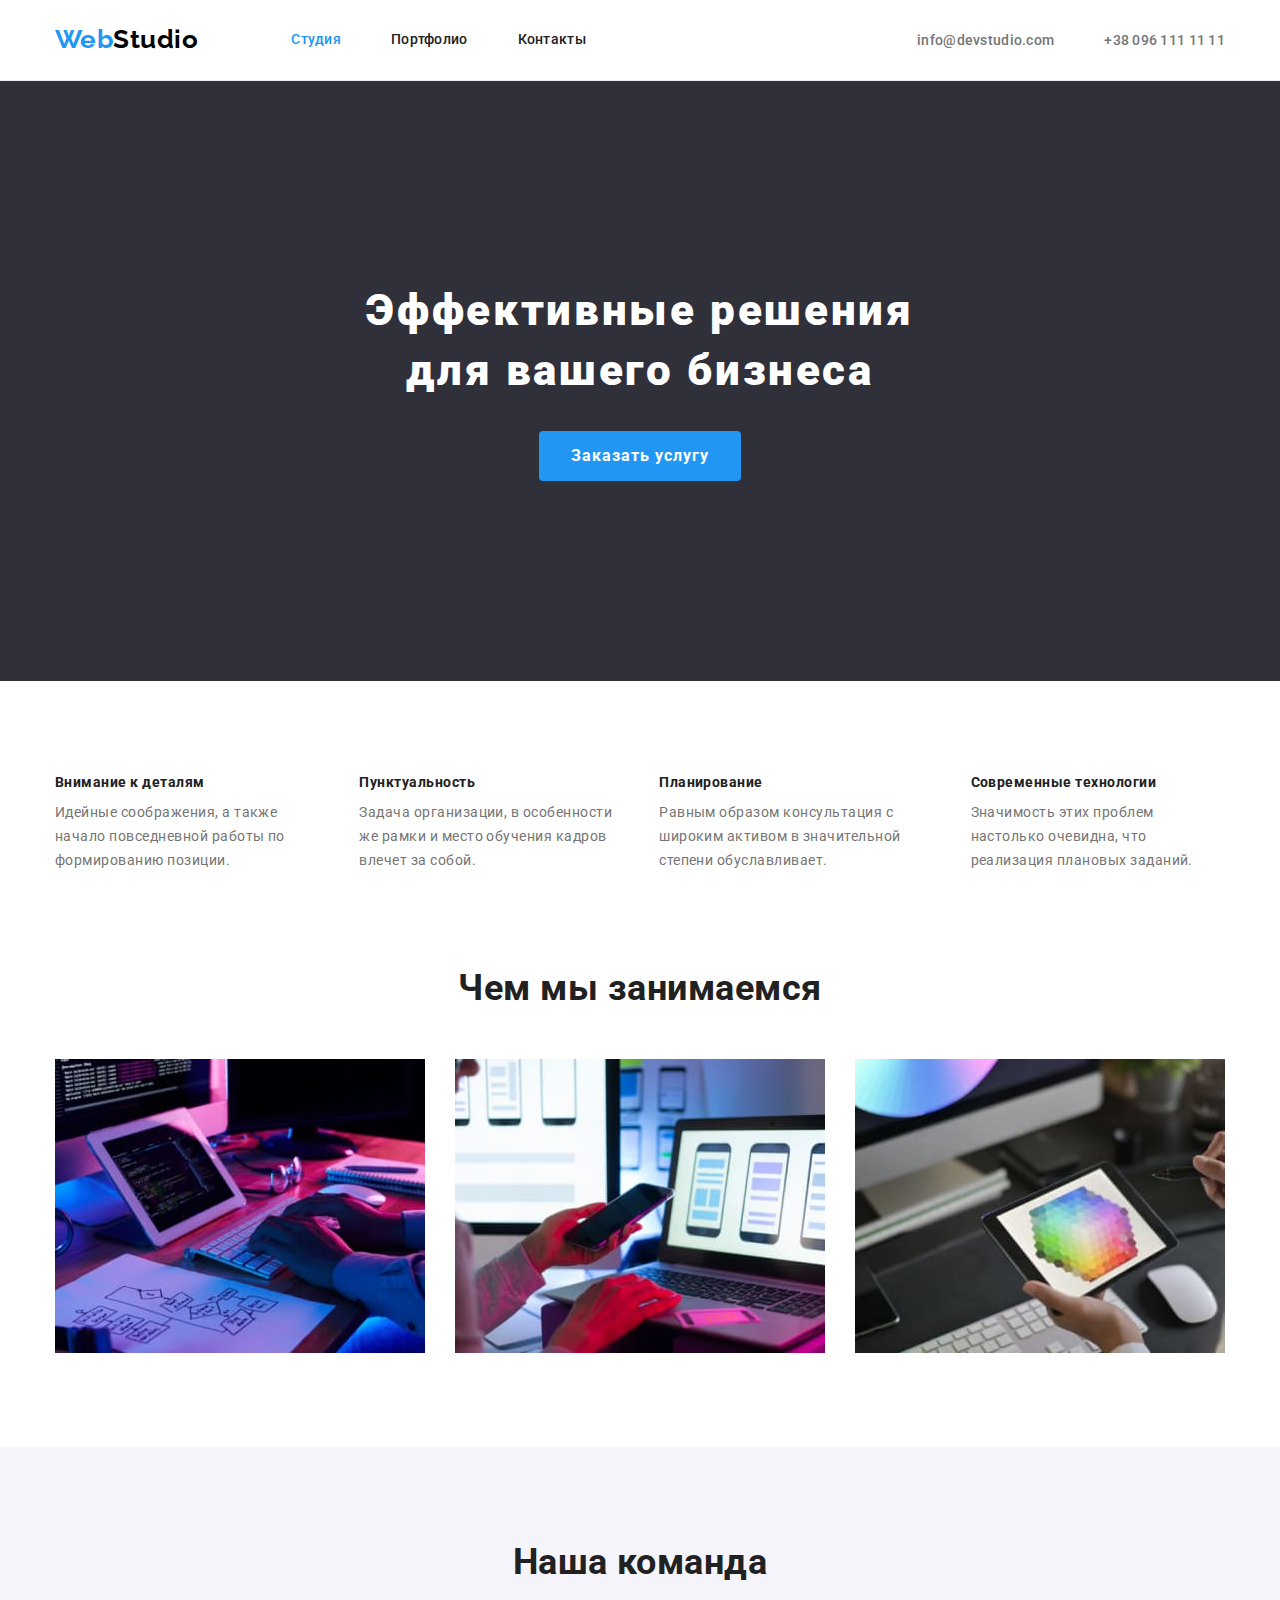
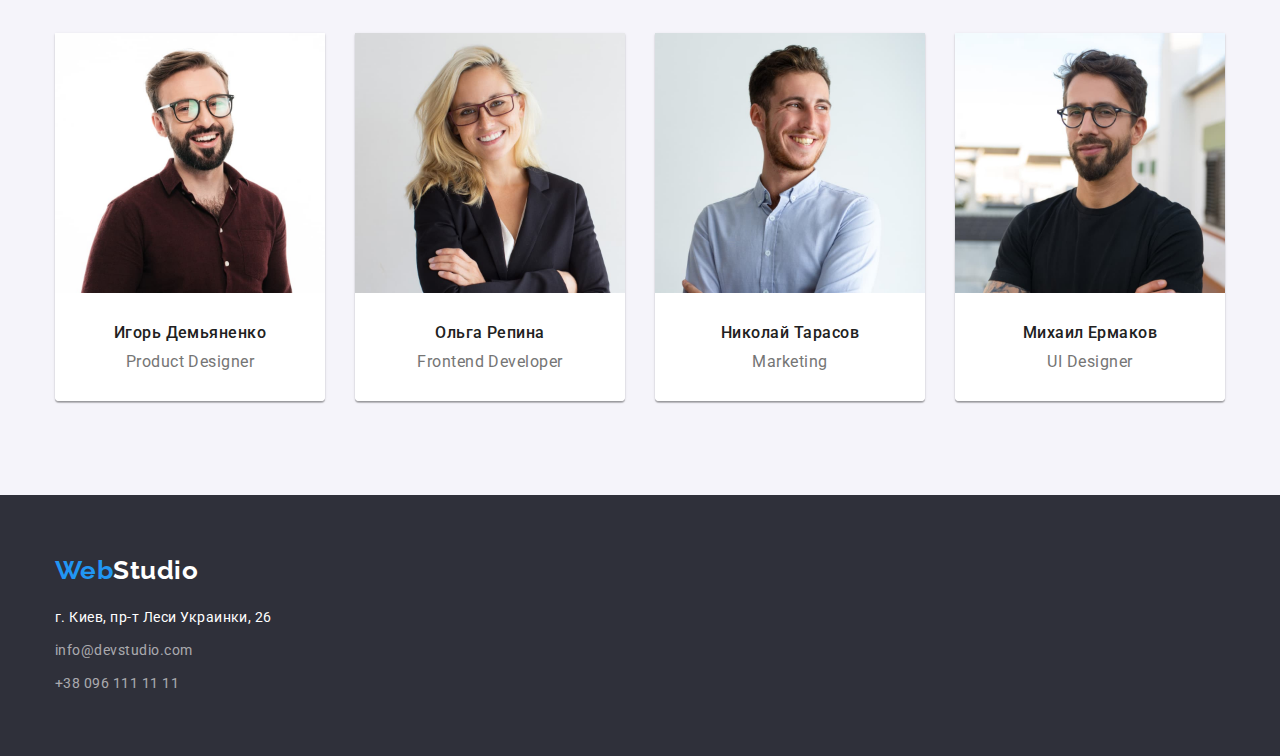
<file: index.html>
<!DOCTYPE html>
<html lang="ru">
<head>
  <meta charset="UTF-8">
  <meta http-equiv="X-UA-Compatible" content="IE=edge">
  <meta name="viewport" content="width=device-width, initial-scale=1.0">
  <link rel="preconnect" href="https://fonts.googleapis.com">
  <link rel="preconnect" href="https://fonts.gstatic.com" crossorigin>
  
  <title>WebStudio</title>
  <link rel="stylesheet" href="https://cdnjs.cloudflare.com/ajax/libs/modern-normalize/1.1.0/modern-normalize.min.css">
  <link href="https://fonts.googleapis.com/css2?family=Raleway:wght@700&family=Roboto:wght@400;500;700;900&display=swap"
    rel="stylesheet">
  <link rel="stylesheet" href="./css/style.css">
</head>

<body>
  <header class="header-nav">
    <div class="container-header container">
      <nav class="nav-header">
        <a href="./index.html" class="logo"><span class="first-part-logo">Web</span>Studio</a>
        <ul class="site-nav">
          <li class="site-nav-item"><a href="./index.html" class="site-nav-link active-page">Студия</a></li>
          <li class="site-nav-item"><a href="./portfolio.html" class="site-nav-link">Портфолио</a></li>
          <li class="site-nav-item"><a href="" class="site-nav-link">Контакты</a></li>
        </ul>
      </nav>
      <ul class="contacts">
        <li class="contacts-item"><a href="mailto:info@devstudio.com" class="contacts-link">info@devstudio.com</a></li>
        <li class="contacts-item"><a href="tel:+380961111111" class="contacts-link">+38 096 111 11 11</a></li>
      </ul>
    </div>
  </header>

  <main>
    <section class="hero">
      <div class="container">
          <h1 class="hero-title">Эффективные решения <br>для вашего бизнеса</h1>
          <button type="button" class="hero-button">Заказать услугу</button>
      </div>
    </section>

    <section class="section">
      <div class="container">
        <h2 class="quality hide">Наши качества</h2>
        <ul class="quality-list">
          <li class="quality-item">
            <h3 class="quality-title">Внимание к деталям</h3>
            <p class="quality-description">Идейные соображения, а также начало повседневной работы по формированию позиции.</p>
          </li>
          <li class="quality-item">
            <h3 class="quality-title">Пунктуальность</h3>
            <p class="quality-description">Задача организации, в особенности же рамки и место обучения кадров влечет за собой.</p>
          </li>
          <li class="quality-item">
            <h3 class="quality-title">Планирование</h3>
            <p class="quality-description">Равным образом консультация с широким активом в значительной степени обуславливает.</p>
          </li>
          <li class="quality-item">
            <h3 class="quality-title">Современные технологии</h3>
            <p class="quality-description">Значимость этих проблем настолько очевидна, что реализация плановых заданий.</p>
          </li>
        </ul>
      </div>
    </section>

    <section class="section work">
      <div class="container">
        <h2 class="work-title">Чем мы занимаемся</h2>
        <ul class="work-list">
          <li class="work-item"><img src="./images/box1.jpg" width="370" alt="программирование"></li>
          <li class="work-item"><img src="./images/box2.jpg" width="370" alt="разроботка мобильного приложения"></li>
          <li class="work-item"><img src="./images/box3.jpg" width="370" alt="дизайн"></li>
        </ul>
      </div>
    </section>

    <section class="team section">
      <div class="container">
        <h2 class="team-title">Наша команда</h2>
        <ul class="team-list-conteiner">
          <li class="team-list">
              <img src="./images/img1.jpg" width="270" alt="Игорь Демьяненко">
              <div class="team-card-member">
                <h3 class="team-member">Игорь Демьяненко</h3>
                <p lang="en" class="member-major">Product Designer</p>
              </div>
          </li>
          <li class="team-list">
              <img src="./images/img2.jpg" width="270" alt="Ольга Репина">
              <div class="team-card-member">
                <h3 class="team-member">Ольга Репина</h3>
                <p lang="en" class="member-major">Frontend Developer</p>
              </div>
          </li>
          <li class="team-list">
              <img src="./images/img3.jpg" width="270" alt="Николай Тарасов">
              <div class="team-card-member">
                <h3 class="team-member">Николай Тарасов</h3>
                <p lang="en" class="member-major">Marketing</p>
              </div>
          </li>
          <li class="team-list">
              <img src="./images/img4.jpg" width="270" alt="Михаил Ермаков">
              <div class="team-card-member">
                <h3 class="team-member">Михаил Ермаков</h3>
                <p lang="en" class="member-major">UI Designer</p>
              </div>
          </li>
        </ul>
      </div>
    </section>
  </main>

  <footer class="footer">
    <div class="container">
      <a href="" class="footer-logo"><span class="first-part-logo">Web</span>Studio</a>
      <address class="footer-address-contacts">
        <ul>
          <li class="footer-contacts-item"><a href="" class="footer-address">г. Киев, пр-т Леси Украинки, 26</a></li>
          <li class="footer-contacts-item"><a href="mailto:info@devstudio.com" class="footer-contact">info@devstudio.com</a></li>
          <li class="footer-contacts-item"><a href="tel:+380961111111" class="footer-contact">+38 096 111 11 11</a></li>
        </ul>
      </address>
    </div>
  </footer>
</body>
</html>
</file>
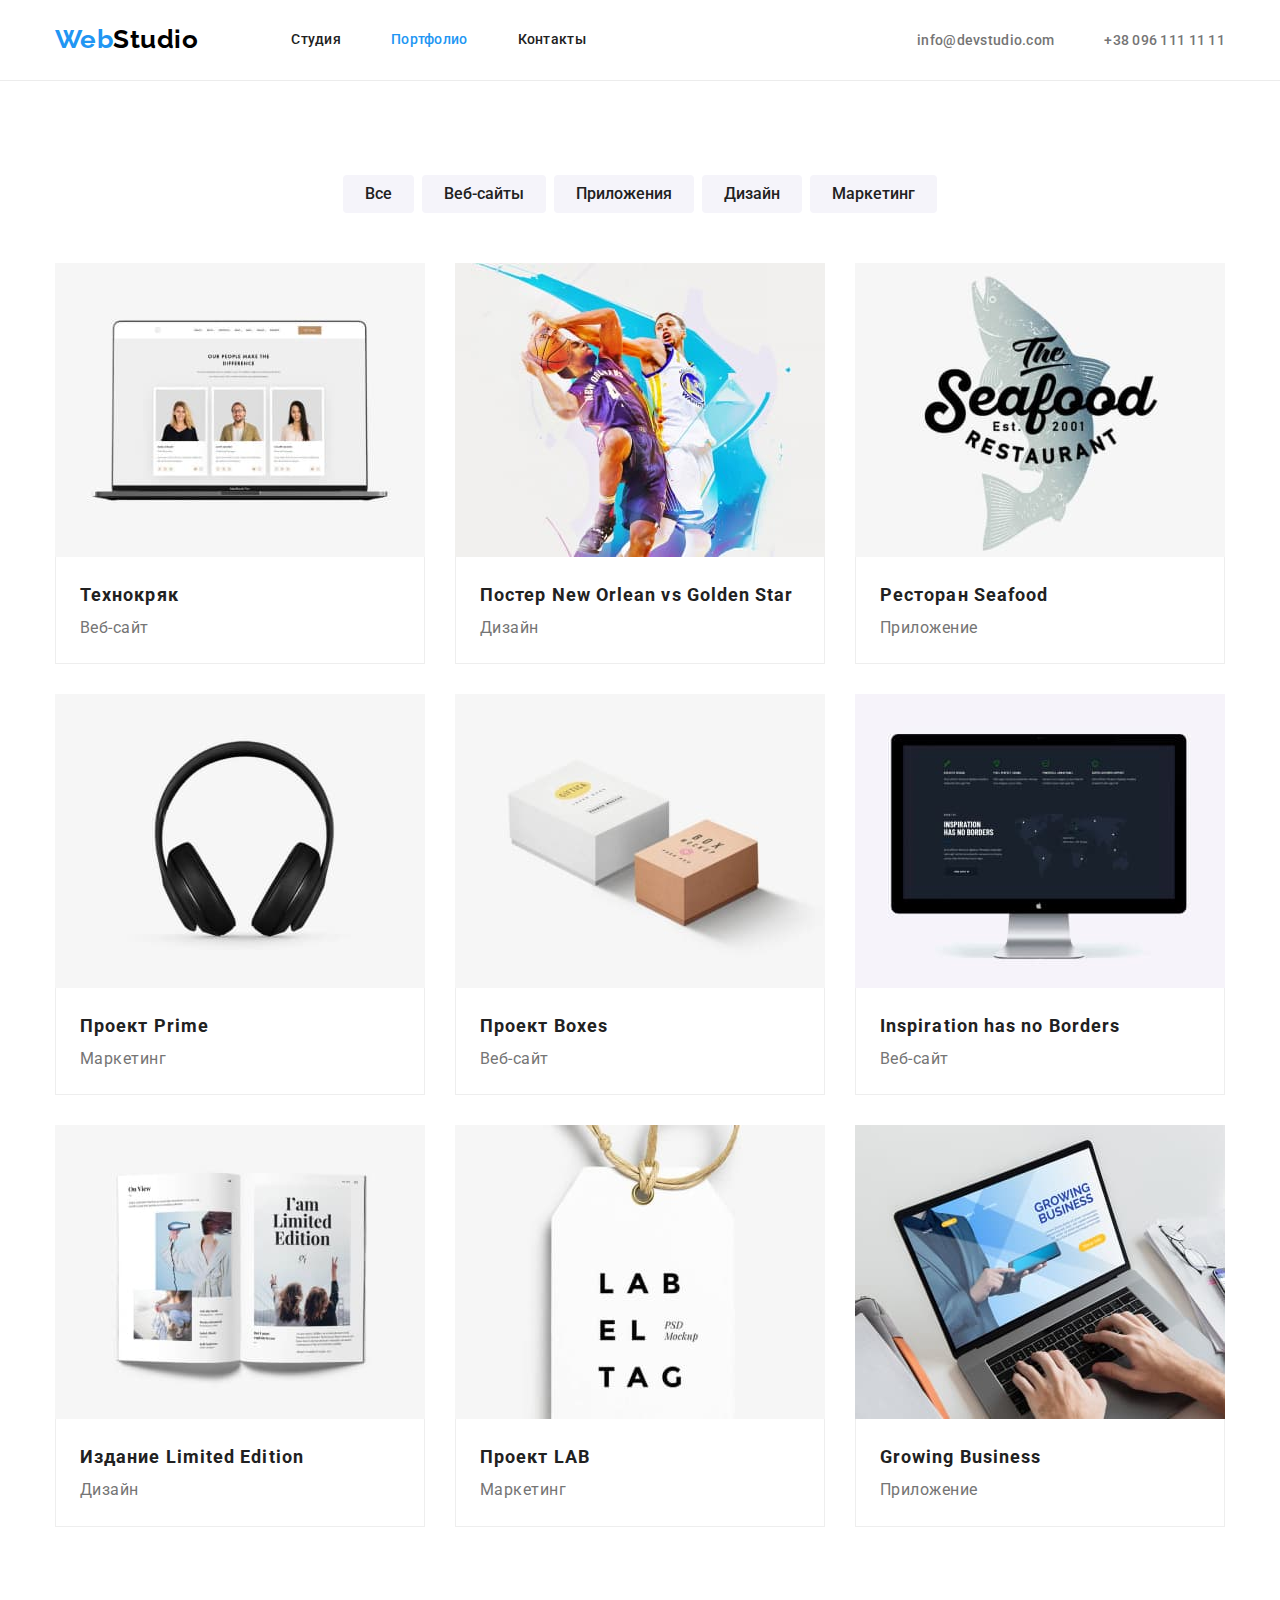
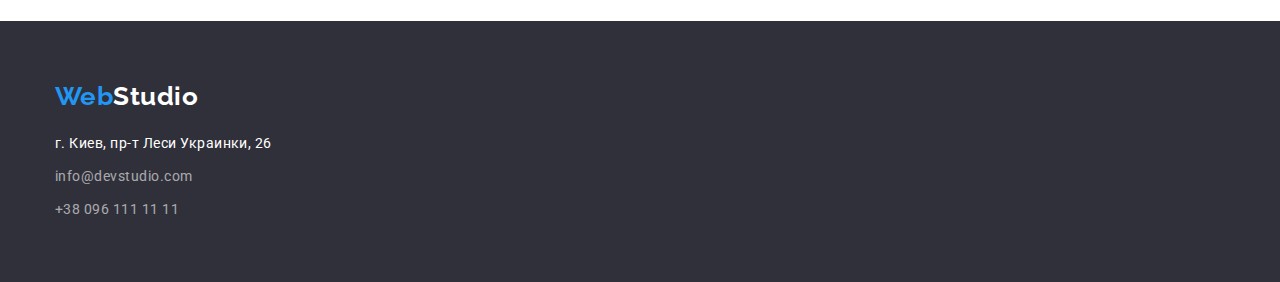
<file: portfolio.html>
<!DOCTYPE html>
<html lang="ru">

  <head>
    <meta charset="UTF-8">
    <meta http-equiv="X-UA-Compatible" content="IE=edge">
    <meta name="viewport" content="width=device-width, initial-scale=1.0">
    <link rel="preconnect" href="https://fonts.googleapis.com">
    <link rel="preconnect" href="https://fonts.gstatic.com" crossorigin>

    <title>WebStudio</title>
    <link rel="stylesheet" href="https://cdnjs.cloudflare.com/ajax/libs/modern-normalize/1.1.0/modern-normalize.min.css">
    <link href="https://fonts.googleapis.com/css2?family=Raleway:wght@700&family=Roboto:wght@400;500;700;900&display=swap"
      rel="stylesheet">
    <link rel="stylesheet" href="./css/style.css">
  </head>

  <body>
    <header class="header-nav">
      <div class="container-header container">
        <nav class="nav-header">
          <a href="./index.html" class="logo"><span class="first-part-logo">Web</span>Studio</a>
          <ul class="site-nav">
            <li class="site-nav-item"><a href="./index.html" class="site-nav-link">Студия</a></li>
            <li class="site-nav-item"><a href="./portfolio.html" class="site-nav-link active-page">Портфолио</a></li>
            <li class="site-nav-item"><a href="" class="site-nav-link">Контакты</a></li>
          </ul>
        </nav>
        <ul class="contacts">
          <li class="contacts-item"><a href="mailto:info@devstudio.com" class="contacts-link">info@devstudio.com</a></li>
          <li class="contacts-item"><a href="tel:+380961111111" class="contacts-link">+38 096 111 11 11</a></li>
        </ul>
      </div>
    </header>

    <main>
      <section class="section">
        <div class="container">
          <h1 class="hide">Портфолио</h1>
          <ul class="portfolio-list-nav">
            <li class="portfolio-item"><button type="button" class="portfolio-button">Все</button></li>
            <li class="portfolio-item"><button type="button" class="portfolio-button">Веб-сайты</button></li>
            <li class="portfolio-item"><button type="button" class="portfolio-button">Приложения</button></li>
            <li class="portfolio-item"><button type="button" class="portfolio-button">Дизайн</button></li>
            <li class="portfolio-item"><button type="button" class="portfolio-button">Маркетинг</button></li>
          </ul>
          <ul class="portfolio-list">
            <li class="portfolio-item-list">
              <a class="portfolio-link" href="">
                <img class="portfolio-img" src="./images/portfolio1.jpg" width="370" alt="Технокряк">
                <div class="portfolio-type">
                  <h2 class="portfolio-project">Технокряк</h2>
                  <p class="portfolio-project-kind">Веб-сайт</p>
                </div>
              </a>
            </li>
            <li class="portfolio-item-list">
              <a class="portfolio-link" href="">
                <img class="portfolio-img" src="./images/portfolio2.jpg" width="370" alt="Постер New Orlean vs Golden Star">
                <div class="portfolio-type">
                  <h2 class="portfolio-project">Постер New Orlean vs Golden Star</h2>
                  <p class="portfolio-project-kind">Дизайн</p>
                </div>
              </a>
            </li>
            <li class="portfolio-item-list">
              <a class="portfolio-link" href="">
                <img class="portfolio-img" src="./images/portfolio3.jpg" width="370" alt="Ресторан Seafood">
                <div class="portfolio-type">
                  <h2 class="portfolio-project">Ресторан Seafood</h2>
                  <p class="portfolio-project-kind">Приложение</p>
                </div>
              </a>
            </li>
            <li class="portfolio-item-list">
              <a class="portfolio-link" href="">
                <img class="portfolio-img" src="./images/portfolio4.jpg" width="370" alt="Проект Prime">
                <div class="portfolio-type">
                  <h2 class="portfolio-project">Проект Prime</h2>
                  <p class="portfolio-project-kind">Маркетинг</p>
                </div>
              </a>
            </li>
            <li class="portfolio-item-list">
              <a class="portfolio-link" href="">
                <img class="portfolio-img" src="./images/portfolio5.jpg" width="370" alt="Проект Boxes">
                <div class="portfolio-type">
                  <h2 class="portfolio-project">Проект Boxes</h2>
                  <p class="portfolio-project-kind">Веб-сайт</p>
                </div>
              </a>
            </li>
            <li class="portfolio-item-list">
              <a class="portfolio-link" href="">
                <img class="portfolio-img" src="./images/portfolio6.jpg" width="370" alt="Inspiration has no Borders">
                <div class="portfolio-type">
                  <h2 class="portfolio-project">Inspiration has no Borders</h2>
                  <p class="portfolio-project-kind">Веб-сайт</p>
                </div>
              </a>
            </li>
            <li class="portfolio-item-list">
              <a class="portfolio-link" href="">
                <img class="portfolio-img" src="./images/portfolio7.jpg" width="370" alt="Издание Limited Edition">
                <div class="portfolio-type">
                  <h2 class="portfolio-project">Издание Limited Edition</h2>
                  <p class="portfolio-project-kind">Дизайн</p>
                </div>
              </a>
            </li>
            <li class="portfolio-item-list">
              <a class="portfolio-link" href="">
                <img class="portfolio-img" src="./images/portfolio8.jpg" width="370" alt="Проект LAB">
                <div class="portfolio-type">
                  <h2 class="portfolio-project">Проект LAB</h2>
                  <p class="portfolio-project-kind">Маркетинг</p>
                </div>
              </a>
            </li>
            <li class="portfolio-item-list">
              <a class="portfolio-link" href="">
                <img class="portfolio-img" src="./images/portfolio9.jpg" width="370" alt="Growing Business">
                <div class="portfolio-type">
                  <h2 class="portfolio-project">Growing Business</h2>
                  <p class="portfolio-project-kind">Приложение</p>
                </div>
              </a>
            </li>
          </ul>
        </div>
      </section>
    </main>

    <footer class="footer">
      <div class="container">
        <a href="" class="footer-logo"><span class="first-part-logo">Web</span>Studio</a>
        <address class="footer-address-contacts">
          <ul>
            <li class="footer-contacts-item"><a href="" class="footer-address">г. Киев, пр-т Леси Украинки, 26</a></li>
            <li class="footer-contacts-item"><a href="mailto:info@devstudio.com" class="footer-contact">info@devstudio.com</a></li>
            <li class="footer-contacts-item"><a href="tel:+380961111111" class="footer-contact">+38 096 111 11 11</a></li>
          </ul>
        </address>
      </div>
    </footer>
  </body>

</html>
</file>
<file: css/style.css>
:root {
  --primary-text-color: #757575;
  --title-text-color: #212121;
  --accent-color: #2196f3;
  --secondary-dark-bg-color: #2f303a;
  --secondary-light-bg-color: #f5f4fa;
  --primary-bg-color: #ffffff;
  --primary-font-family: Roboto, sans-serif;
  --secondary-font-family: Raleway, sans-serif;
}

html {
  box-sizing: border-box;
}

*,
*::before,
*::after {
  box-sizing: inherit;
}

body {
  background-color: var(--primary-bg-color);
  color: var(--primary-text-color);
  font-family: var(--primary-font-family);
  letter-spacing: 0.03em;
}

h1,
h2,
h3,
p,
ul {
  margin: 0;
}

ul {
  list-style: none;
  padding: 0;
}

.portfolio-link {
  list-style: none;
  text-decoration: none;
}

img {
  display: block;
  max-width: 100%;
  height: auto;
}

.logo {
  color: #000000;
  font-family: var(--secondary-font-family);
  font-weight: 700;
  font-size: 26px;
  line-height: 1.2;
  text-decoration: none;
}

.footer-logo {
  font-family: var(--secondary-font-family);
  font-weight: 700;
  font-size: 26px;
  line-height: 1.2;
  text-align: left;
  text-decoration: none;
  display: block;
  margin-bottom: 20px;
}

.container {
  width: 1200px;
  margin-left: auto;
  margin-right: auto;
  padding-right: 15px;
  padding-left: 15px;
}

.contacts-link {
  color: var(--primary-text-color);
  padding-top: 32px;
  padding-bottom: 32px;
}

.first-part-logo,
.site-nav-link:hover,
.site-nav-link:focus,
.contacts-link:hover,
.contacts-link:focus,
.footer-contact:hover,
.footer-contact:focus {
  color: var(--accent-color);
}

.section {
  padding-top: 94px;
  padding-bottom: 94px;
}

.hero-title,
.footer-logo,
.footer-address {
  color: var(--primary-bg-color);
}

.site-nav-link,
.quality-title,
.work-title,
.team-title,
.team-member {
  color: var(--title-text-color);
}

.active-page {
  color: var(--accent-color);
}

.portfolio-button {
  color: var(--title-text-color);
  background-color: var(--secondary-light-bg-color);
  font-weight: 500;
  font-size: 16px;
  line-height: 1.63;
}

.hero-button,
.portfolio-button:hover,
.portfolio-button:focus {
  color: var(--primary-bg-color);
  background-color: var(--accent-color);
}

.footer-contact {
  color: rgba(255, 255, 255, 0.6);
}

.hero-button,
.hero-title {
  letter-spacing: 0.06em;
}

.site-nav-link,
.contacts-link {
  letter-spacing: 0.02em;
  font-weight: 500;
  font-size: 14px;
  line-height: 1.14;
  text-decoration: none;
}

.hero-title {
  font-weight: 900;
  font-size: 44px;
  line-height: 1.36;
  text-align: center;
  margin-top: 0;
  margin-bottom: 30px;
}

.hero-button {
  font-weight: 700;
  font-size: 16px;
  line-height: 1.88;
  align-items: center;
}

.hide {
  position: absolute;
  clip: rect(0 0 0 0);
  width: 1px;
  height: 1px;
  margin: -1px;
}

.quality-title {
  font-size: 14px;
  line-height: 1.14;
  text-align: left;
  margin-bottom: 10px;
}

.quality-description {
  font-size: 14px;
  line-height: 1.71;
  text-align: left;
}

.work-title,
.team-title {
  font-size: 36px;
  line-height: 1.17;
  text-align: center;
}

.team-member {
  font-weight: 500;
  font-size: 16px;
  line-height: 1.19;
  align-items: center;
  text-align: center;
}

.member-major {
  font-size: 16px;
  line-height: 1.19;
  align-items: center;
  text-align: center;
}

.footer-address,
.footer-contact {
  font-size: 14px;
  line-height: 1.71;
  text-align: left;
  align-items: flex-start;
  text-decoration: none;
}

a .portfolio-project {
  font-size: 18px;
  line-height: 2;
  letter-spacing: 0.06em;
  color: var(--title-text-color);
  margin: 0;
}

a .portfolio-project-kind {
  font-size: 16px;
  line-height: 1.88;
  color: var(--primary-text-color);
  margin: 0;
}

.hero {
  background-color: var(--secondary-dark-bg-color);
  padding: 200px 0;
  text-align: center;
}

.footer {
  background-color: var(--secondary-dark-bg-color);
}

.team {
  background-color: var(--secondary-light-bg-color);
}

.hero-button,
.portfolio-button {
  cursor: pointer;
  border-radius: 4px;
  border: 0;
}

.footer-address-contacts {
  font-style: normal;
}

.hero-button {
  padding: 10px 32px 10px 32px;
}

.portfolio-button {
  padding: 6px 22px 6px 22px;
}

.portfolio-button:hover,
.portfolio-button:focus {
  box-shadow: 0px 2px 2px rgba(0, 0, 0, 0.12), 0 1px 2px rgba(0, 0, 0, 0.08),
    0 3px 1px rgba(0, 0, 0, 0.1);
}

.team-list {
  box-shadow: 0px 2px 1px rgba(0, 0, 0, 0.2), 0 1px 1px rgba(0, 0, 0, 0.14),
    0 1px 3px rgba(0, 0, 0, 0.12);
  border-bottom-left-radius: 4px;
  border-bottom-right-radius: 4px;
}

.site-nav-item:not(:last-child) {
  margin-right: 50px;
}

.site-nav-link,
.contacts-item {
  display: block;
}

.site-nav-link {
  padding-top: 32px;
  padding-bottom: 32px;
}

.contacts-item:not(:last-child) {
  margin-right: 50px;
}

.site-nav,
.contacts,
.nav-header,
.container-header,
.work-list {
  display: flex;
  align-items: center;
}

.logo {
  display: block;
  padding-top: 24px;
  padding-bottom: 25px;
  margin-right: 93px;
}

.contacts {
  margin-left: auto;
}

.header-nav {
  border-bottom: 1px solid #ececec;
}

.quality-list {
  display: flex;
}

.quality-item:not(:last-child),
.work-item:not(:last-child),
.team-list:not(:last-child) {
  margin-right: 30px;
}

.work {
  padding-top: 0;
}

.work-title,
.team-title {
  margin-top: 0;
  margin-bottom: 50px;
}

.team-card-member {
  padding-top: 30px;
  padding-bottom: 30px;
  background-color: #ffffff;
  border-bottom-left-radius: 4px;
  border-bottom-right-radius: 4px;
}

.team-member {
  margin-bottom: 10px;
}

.member-major {
  margin-top: 0;
}

.footer {
  padding-top: 60px;
  padding-bottom: 60px;
}

.portfolio-conteiner {
  width: 1200px;
  margin-left: auto;
  margin-right: auto;
  padding-right: 15px;
  padding-left: 15px;
}

.team-list-conteiner {
  display: flex;
}

.footer-address,
.footer-contact {
  display: block;
}

.footer-contacts-item {
  margin-top: 9px;
}

.footer-contacts-item:nth-child(1) {
  margin-top: 0;
}

.portfolio-item:not(:last-child) {
  margin-right: 8px;
}

.portfolio-list-nav {
  display: flex;
  margin-bottom: 50px;
  justify-content: center;
}

.portfolio-list {
  display: flex;
  flex-wrap: wrap;
}

.portfolio-item-list {
  width: calc((100% - 60) / 3);
  margin-right: 30px;
  margin-bottom: 30px;
}

.portfolio-item-list:nth-child(3n) {
  margin-right: 0;
}

.portfolio-item-list:nth-last-child(-n + 3) {
  margin-bottom: 0;
}

.portfolio-type {
  border: 1px solid #eeeeee;
  border-top: 0;
  padding: 20px 24px 20px 24px;
}
</file>
